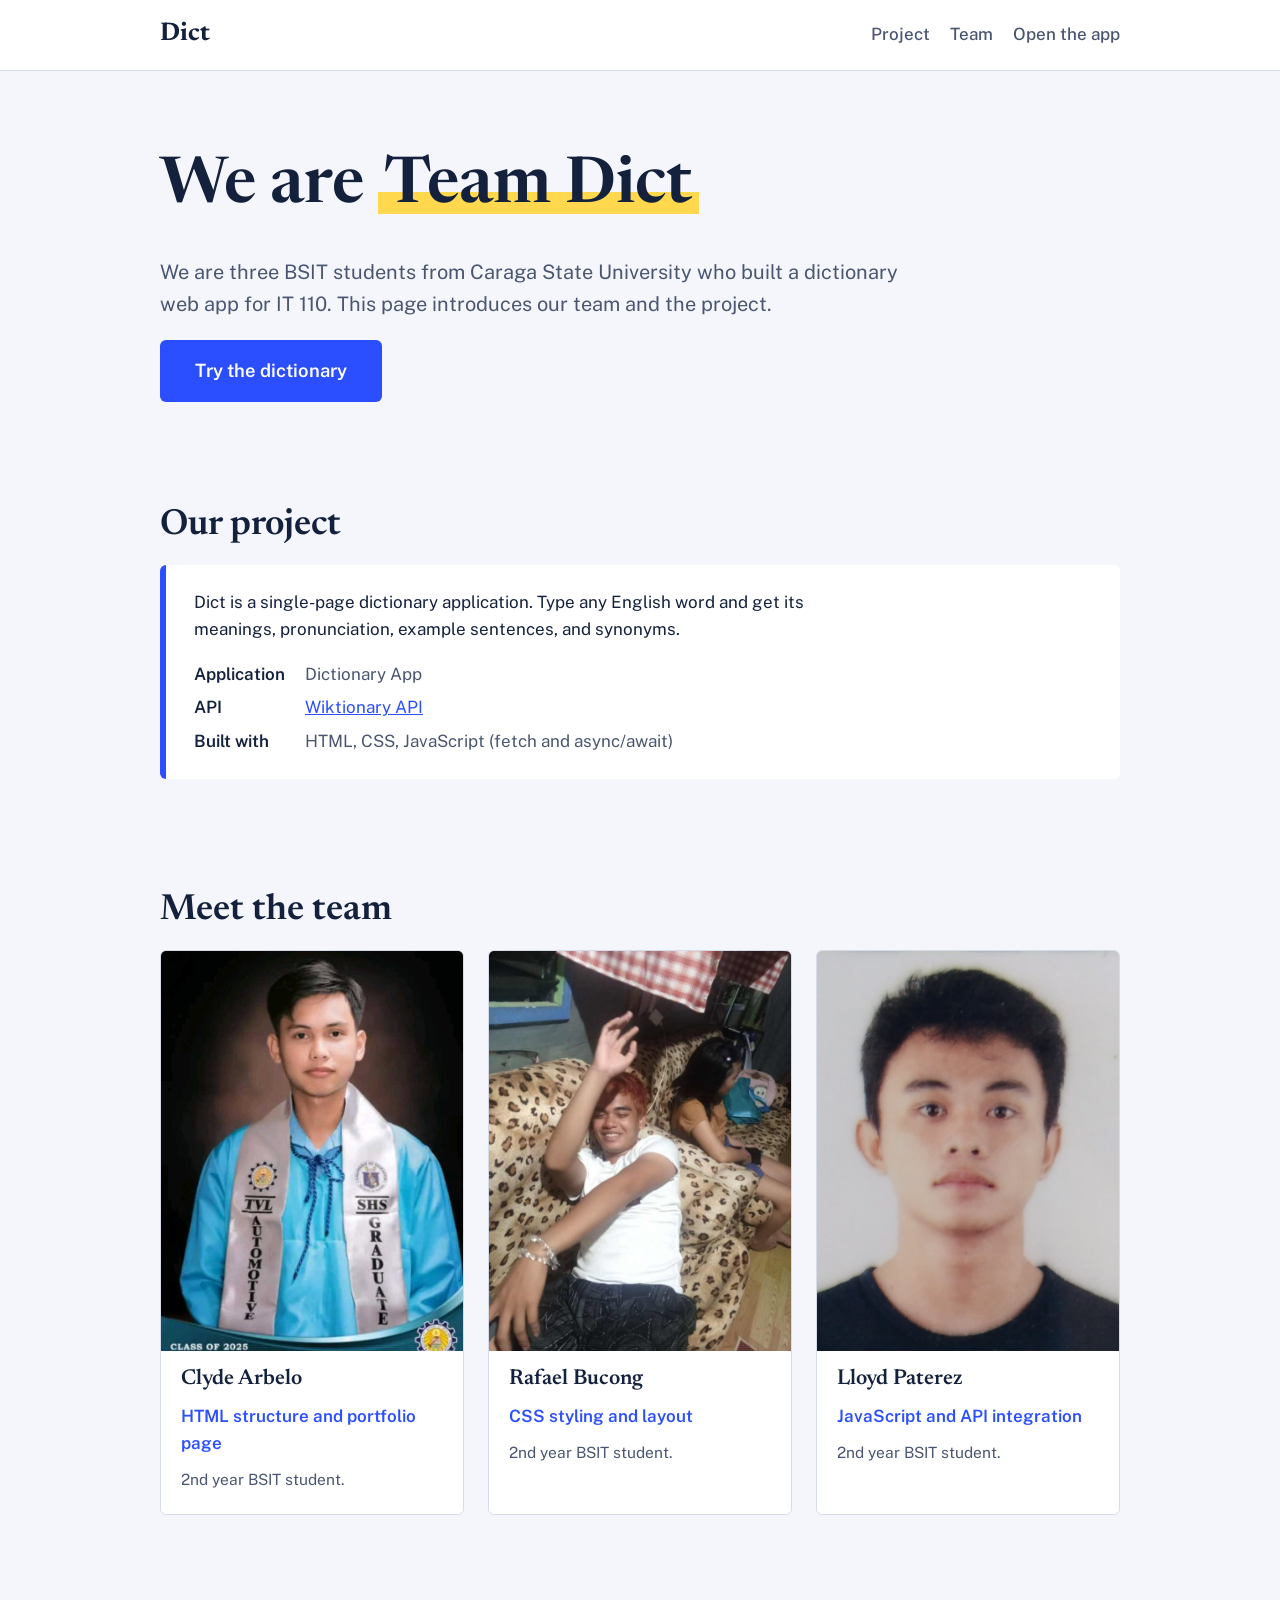
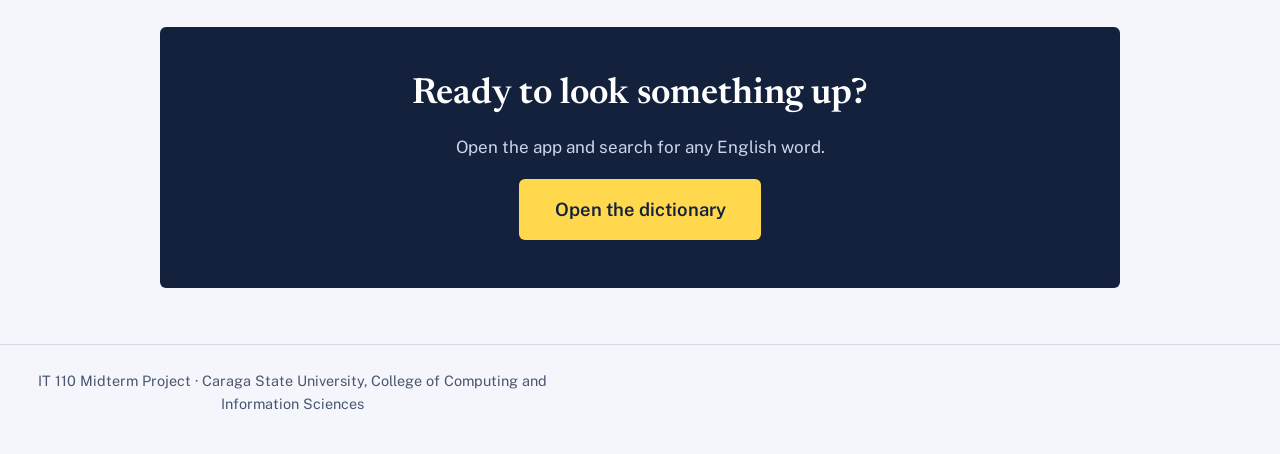
<file: index.html>
<!DOCTYPE html>
<html lang="en">
<head>
  <meta charset="UTF-8">
  <meta name="viewport" content="width=device-width, initial-scale=1">
  <title>Team Dict | IT 110 Midterm Project</title>
  <meta name="description" content="Portfolio of Team Lexi and our Dictionary web app.">

  <link rel="preconnect" href="https://fonts.googleapis.com">
  <link rel="preconnect" href="https://fonts.gstatic.com" crossorigin>
  <link href="https://fonts.googleapis.com/css2?family=Newsreader:ital,wght@0,500;0,600;0,700;1,500&family=Public+Sans:wght@400;500;600&display=swap" rel="stylesheet">
  <link rel="stylesheet" href="styles.css">
</head>
<body>
<!-- my html-->
  <header class="site-header">
    <div class="container">
      <a class="logo" href="index.html">Dict</a>
      <nav class="site-nav" aria-label="Main">
        <a href="#project">Project</a>
        <a href="#team">Team</a>
        <a href="app.html">Open the app</a>
      </nav>
    </div>
  </header>

  <main>

    <!-- TEAM TITLE + INTRODUCTION -->
    <section class="hero">
      <div class="container">
        <h1>We are <span class="marker">Team Dict</span></h1>
        <p>
          We are three BSIT students from Caraga State University who built a
          dictionary web app for IT 110. This page introduces our team and the
          project.
        </p>
        <a class="btn btn-large" href="app.html">Try the dictionary</a>
      </div>
    </section>

    <!-- PROJECT DESCRIPTION -->
    <section id="project">
      <div class="container">
        <h2>Our project</h2>
        <div class="project-card">
          <p>
            Dict is a single-page dictionary application. Type any English
            word and get its meanings, pronunciation, example sentences, and
            synonyms.
          </p>
          <dl>
            <dt>Application</dt>
            <dd>Dictionary App</dd>
            <dt>API</dt>
            <dd>
              <a href="https://en.wiktionary.org" target="_blank" rel="noopener">Wiktionary API</a>
            </dd>
            <dt>Built with</dt>
            <dd>HTML, CSS, JavaScript (fetch and async/await)</dd>
          </dl>
        </div>
      </div>
    </section>

    <!-- INDIVIDUAL PROFILES -->
    <section id="team">
      <div class="container">
        <h2>Meet the team</h2>
        <div class="team-grid">

          <article class="profile">
      
            <img src="images/CLYDE.jpg" alt="Photo of Member One" width="400" height="400">
            <div class="profile-body">
              <h3>Clyde Arbelo</h3>
              <p class="profile-role">HTML structure and portfolio page</p>
              <p class="profile-bio">2nd year BSIT student.</p>
            </div>
          </article>

          <article class="profile">
            <img src="images/BUCONG.jpg" alt="Photo of Member Two" width="400" height="400">
            <div class="profile-body">
              <h3>Rafael Bucong</h3>
              <p class="profile-role">CSS styling and layout</p>
              <p class="profile-bio">2nd year BSIT student.</p>
            </div>
          </article>

          <article class="profile">
            <img src="images/LLOYD.jpg" alt="Photo of Member Three" width="400" height="400">
            <div class="profile-body">
              <h3>Lloyd Paterez</h3>
              <p class="profile-role">JavaScript and API integration</p>
              <p class="profile-bio">2nd year BSIT student.</p>
            </div>
          </article>

        </div>
      </div>
    </section>

    <!-- Link to the app -->
    <section>
      <div class="container">
        <div class="cta">
          <h2>Ready to look something up?</h2>
          <p>Open the app and search for any English word.</p>
          <a class="btn btn-large" href="app.html">Open the dictionary</a>
        </div>
      </div>
    </section>

  </main>

  <footer class="site-footer">
    <p>IT 110 Midterm Project &middot; Caraga State University, College of Computing and Information Sciences</p>
  </footer>

</body>
</html>
</file>
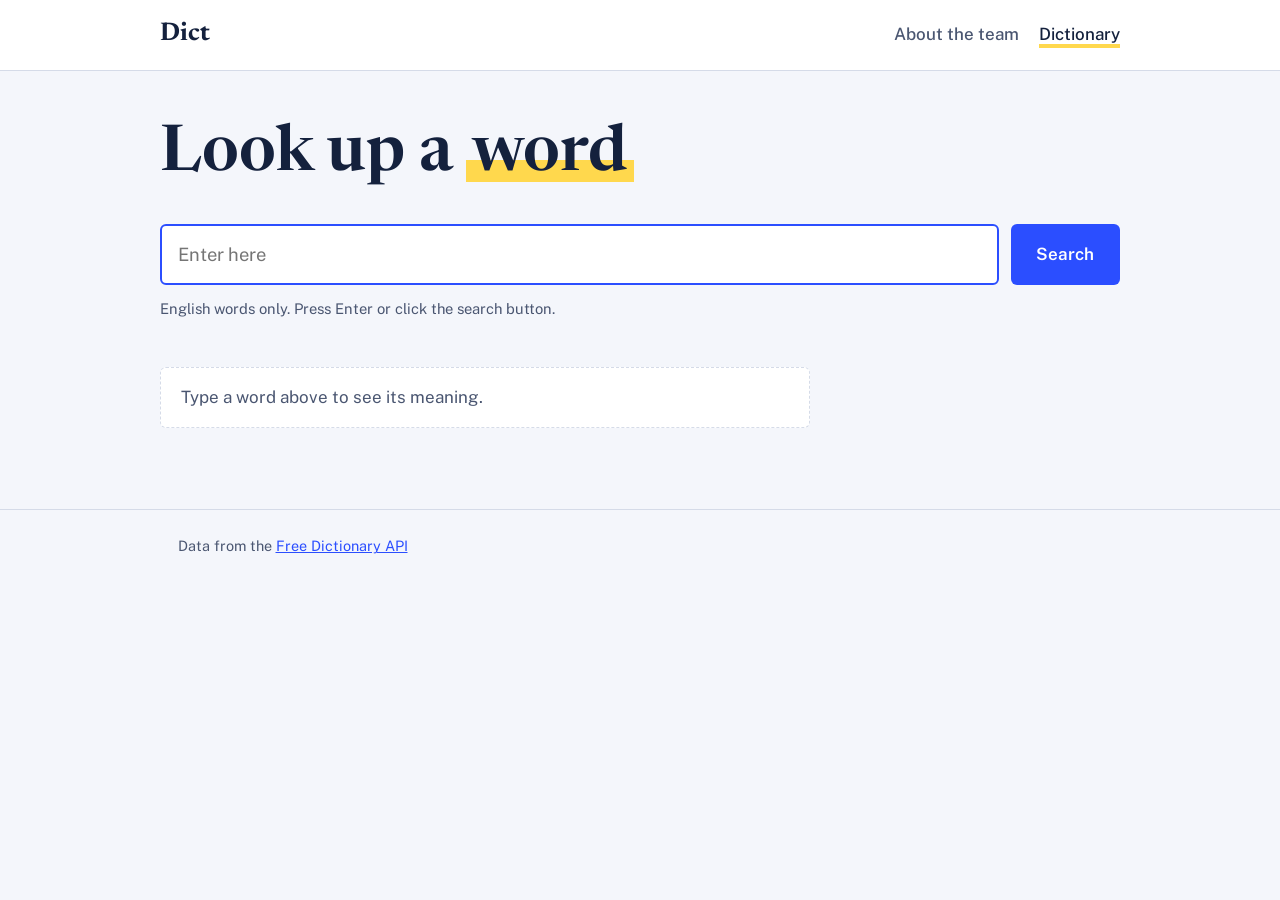
<file: app.html>
<!DOCTYPE html>
<html lang="en">
<head>
  <meta charset="UTF-8">
  <meta name="viewport" content="width=device-width, initial-scale=1">
  <title>Dict Dictionary | IT 110 Midterm Project</title>
  <meta name="description" content="Look up the meaning, pronunciation, and examples of any English word.">

  <link rel="preconnect" href="https://fonts.googleapis.com">
  <link rel="preconnect" href="https://fonts.gstatic.com" crossorigin>
  <link href="https://fonts.googleapis.com/css2?family=Newsreader:ital,wght@0,500;0,600;0,700;1,500&family=Public+Sans:wght@400;500;600&display=swap" rel="stylesheet">
  <link rel="stylesheet" href="styles.css">
</head>
<body>
<!--oky sir mag add nako diri-->
  <header class="site-header">
    <div class="container">
      <a class="logo" href="index.html">Dict</a>
      <nav class="site-nav" aria-label="Main">
        <a href="index.html">About the team</a>
        <a href="app.html" aria-current="page">Dictionary</a>
      </nav>
    </div>
  </header>

  <main>

    <!-- SEARCH -->
    <section class="app-intro">
      <div class="container">
        <h1>Look up a <span class="marker">word</span></h1>

        <form id="search-form" class="search-form" novalidate>
          <label for="word-input">Word to define</label>
          <input
            type="text"
            id="word-input"
            name="word"
            placeholder="Enter here"
            autocomplete="off"
            autofocus>
          <button type="submit" id="search-btn" class="btn">Search</button>
        </form>
        <p class="hint">English words only. Press Enter or click the search button.</p>
      </div>
    </section>

    <!-- STATUS + RESULTS (JavaScript fills these in) -->
    <section id="results">
      <div class="container">

        <!-- Loading, empty, and error messages go here.
             aria-live makes screen readers announce changes.
             In JS: statusEl.className = "message error"; statusEl.textContent = "...";
             Hide it again by setting statusEl.hidden = true. -->
        <p id="status" class="message" aria-live="polite">
          Type a word above to see its meaning.
        </p>

        <div id="result-container"></div>

      </div>
    </section>

  </main>

  <footer class="site-footer">
    <p>Data from the <a href="https://dictionaryapi.dev" target="_blank" rel="noopener">Free Dictionary API</a></p>
  </footer>

  <script src="script.js"></script>
</body>
</html>
</file>
<file: styles.css>
/*
   LEXI - Dictionary App | IT 110 Midterm Project
   Shared by index.html (portfolio) and app.html (app)
   Sections: 1 Tokens  2 Base  3 Layout  4 Header/Footer
             5 Buttons  6 Portfolio page  7 App page
             8 Result entry  9 Messages  10 Responsive
  */

/* 1. Custom variables -------------*/
:root {     /*Pseudo-class selector*/
  --paper: #f4f6fb;
  --surface: #ffffff;
  --ink: #14213d;
  --ink-soft: #4a5671;  
  --line: #d5dbe8;
  --cobalt: #2b4eff;
  --cobalt-dark: #1a35c9;
  --marker: #ffd84d;
  --error-bg: #fdecec;
  --error-ink: #9b1c1c;

  --font-display: "Newsreader", Georgia, "Times New Roman", serif;
  --font-body: "Public Sans", "Segoe UI", Arial, sans-serif;

  --radius: 6px;
  --content-width: 960px;
}

/* 2. BASE -------------------------------------------------- */
*,
*::before,  
*::after {
  box-sizing: border-box;
}

html {
  scroll-behavior: smooth;
}

body {
  margin: 0;
  font-family: var(--font-body);
  font-size: 1.0625rem;
  line-height: 1.6;
  color: var(--ink);
  background: var(--paper);
}

h1,
h2,
h3 {
  font-family: var(--font-display);
  line-height: 1.15;
  margin: 0 0 0.5em;
}

h1 { font-size: clamp(2.4rem, 6vw, 4rem); font-weight: 600; }
h2 { font-size: clamp(1.6rem, 3.5vw, 2.25rem); font-weight: 600; }
h3 { font-size: 1.35rem; font-weight: 600; }

p { margin: 0 0 1em; max-width: 65ch; }

a { color: var(--cobalt); }

img { max-width: 100%; display: block; }

:focus-visible {
  outline: 3px solid var(--cobalt);
  outline-offset: 3px;
}

/* 3. LAYOUT ------------------------------------------------ */
.container {
  width: min(100% - 2rem, var(--content-width));
  margin-inline: auto;
}

section {
  padding-block: 3.5rem;
}

/* 4. HEADER / FOOTER --------------------------------------- */
.site-header {
  background: var(--surface);
  border-bottom: 1px solid var(--line);
}

.site-header .container {
  display: flex;
  align-items: center;
  justify-content: space-between;
  gap: 1rem;
  padding-block: 0.9rem;
}

.logo {
  font-family: var(--font-display);
  font-size: 1.6rem;
  font-weight: 700;
  color: var(--ink);
  text-decoration: none;
}

.site-nav {
  display: flex;
  gap: 1.25rem;
}

.site-nav a {
  color: var(--ink-soft);
  text-decoration: none;
  font-weight: 500;
}

.site-nav a:hover,
.site-nav a[aria-current="page"] {
  color: var(--ink);
  text-decoration: underline;
  text-decoration-color: var(--marker);
  text-decoration-thickness: 4px;
  text-underline-offset: 4px;
}

.site-footer {
  border-top: 1px solid var(--line);
  padding-block: 1.5rem;
  color: var(--ink-soft);
  font-size: 0.9rem;
  text-align: center;
}

/* 5. BUTTONS ----------------------------------------------- */
.btn {
  display: inline-block;
  padding: 0.8rem 1.6rem;
  font: inherit;
  font-weight: 600;
  color: #fff;
  background: var(--cobalt);
  border: 0;
  border-radius: var(--radius);
  text-decoration: none;
  cursor: pointer;
  transition: background 0.15s;
}

.btn:hover { background: var(--cobalt-dark); }

.btn-large {
  padding: 1rem 2.2rem;
  font-size: 1.15rem;
}

/* 6. PORTFOLIO PAGE (index.html) --------------------------- */
.hero {
  padding-block: 5rem 3rem;
}

/* The highlighter swipe: the one memorable element */
.marker {
  background: linear-gradient(transparent 58%, var(--marker) 58%, var(--marker) 92%, transparent 92%);
  padding-inline: 0.1em;
}

.hero p {
  font-size: 1.25rem;
  color: var(--ink-soft);
}

.project-card {
  background: var(--surface);
  border-left: 6px solid var(--cobalt);
  padding: 1.5rem 1.75rem;
  border-radius: var(--radius);
}

.project-card dl {
  margin: 1rem 0 0;
  display: grid;
  grid-template-columns: max-content 1fr;
  gap: 0.4rem 1.25rem;
}

.project-card dt { font-weight: 600; }
.project-card dd { margin: 0; color: var(--ink-soft); }

.team-grid {
  display: grid;
  grid-template-columns: repeat(3, 1fr);
  gap: 1.5rem;
}

.profile {
  background: var(--surface);
  border: 1px solid var(--line);
  border-radius: var(--radius);
  overflow: hidden;
}

.profile img {
  width: 100%;
  aspect-ratio: 1 / 1;
  object-fit: cover;
  background: var(--line); /* shows while the photo is missing */
}

.profile-body { padding: 1rem 1.25rem 1.4rem; }

.profile-role {
  margin: 0 0 0.6rem;
  font-weight: 600;
  color: var(--cobalt);
}

.profile-bio {
  margin: 0;
  font-size: 0.97rem;
  color: var(--ink-soft);
}

.cta {
  text-align: center;
  background: var(--ink);
  color: #fff;
  border-radius: var(--radius);
  padding: 3rem 1.5rem;
}

.cta p {
  margin-inline: auto;
  color: #cdd5ea;
}

.cta .btn { background: var(--marker); color: var(--ink); }
.cta .btn:hover { background: #ffe785; }

/* 7. APP PAGE (app.html) ----------------------------------- */
.app-intro { padding-block: 3rem 1rem; }

.search-form {
  display: flex;
  gap: 0.75rem;
}

.search-form label {
  position: absolute; /* visually hidden but readable by screen readers */
  width: 1px;
  height: 1px;
  overflow: hidden;
  clip: rect(0 0 0 0);
}

.search-form input {
  flex: 1;
  min-width: 0;
  padding: 0.85rem 1rem;
  font: inherit;
  font-size: 1.15rem;
  color: var(--ink);
  background: var(--surface);
  border: 2px solid var(--line);
  border-radius: var(--radius);
}

.search-form input:focus {
  border-color: var(--cobalt);
  outline: none;
}

.hint {
  margin-top: 0.75rem;
  font-size: 0.92rem;
  color: var(--ink-soft);
}

#results { padding-block: 1rem 4rem; }

/* 8. RESULT ENTRY (your JavaScript will create these) ------ */
.entry {
  background: var(--surface);
  border: 1px solid var(--line);
  border-radius: var(--radius);
  padding: 2rem;
  margin-bottom: 1.5rem;
}

.entry-word {
  font-family: var(--font-display);
  font-size: clamp(2.5rem, 8vw, 4.5rem);
  font-weight: 600;
  line-height: 1;
  margin: 0 0 0.25rem;
}

.entry-phonetic {
  color: var(--ink-soft);
  margin: 0 0 1rem;
}

.audio-btn {
  margin-left: 0.75rem;
  padding: 0.3rem 0.8rem;
  font: inherit;
  font-size: 0.9rem;
  color: var(--cobalt);
  background: transparent;
  border: 2px solid var(--cobalt);
  border-radius: var(--radius);
  cursor: pointer;
}

.audio-btn:hover { background: var(--cobalt); color: #fff; }

.part-of-speech {
  font-family: var(--font-display);
  font-style: italic;
  font-size: 1.3rem;
  margin: 1.5rem 0 0.5rem;
  padding-bottom: 0.3rem;
  border-bottom: 1px solid var(--line);
}

.definitions {
  margin: 0;
  padding-left: 1.4rem;
}

.definitions li { margin-bottom: 0.75rem; }

.example {
  display: block;
  margin-top: 0.2rem;
  color: var(--ink-soft);
  font-style: italic;
}

.synonyms {
  margin-top: 1rem;
  font-size: 0.95rem;
  color: var(--ink-soft);
}

/* 9. MESSAGES (loading / empty / error) -------------------- */
.message {
  padding: 1rem 1.25rem;
  border-radius: var(--radius);
  background: var(--surface);
  border: 1px dashed var(--line);
  color: var(--ink-soft);
}

.message.error {
  background: var(--error-bg);
  border: 1px solid #f1b8b8;
  color: var(--error-ink);
  font-weight: 500;
}

/* 10. RESPONSIVE ------------------------------------------- */
@media (max-width: 760px) {
  .team-grid { grid-template-columns: 1fr; }
  .hero { padding-block: 3rem 2rem; }
  section { padding-block: 2.5rem; }
  .entry { padding: 1.25rem; }
}

@media (max-width: 480px) {
  .search-form { flex-direction: column; }
  .site-header .container { flex-direction: column; align-items: flex-start; }
  .project-card dl { grid-template-columns: 1fr; }
}

@media (prefers-reduced-motion: reduce) {
  html { scroll-behavior: auto; }
  .btn { transition: none; }
}
</file>
